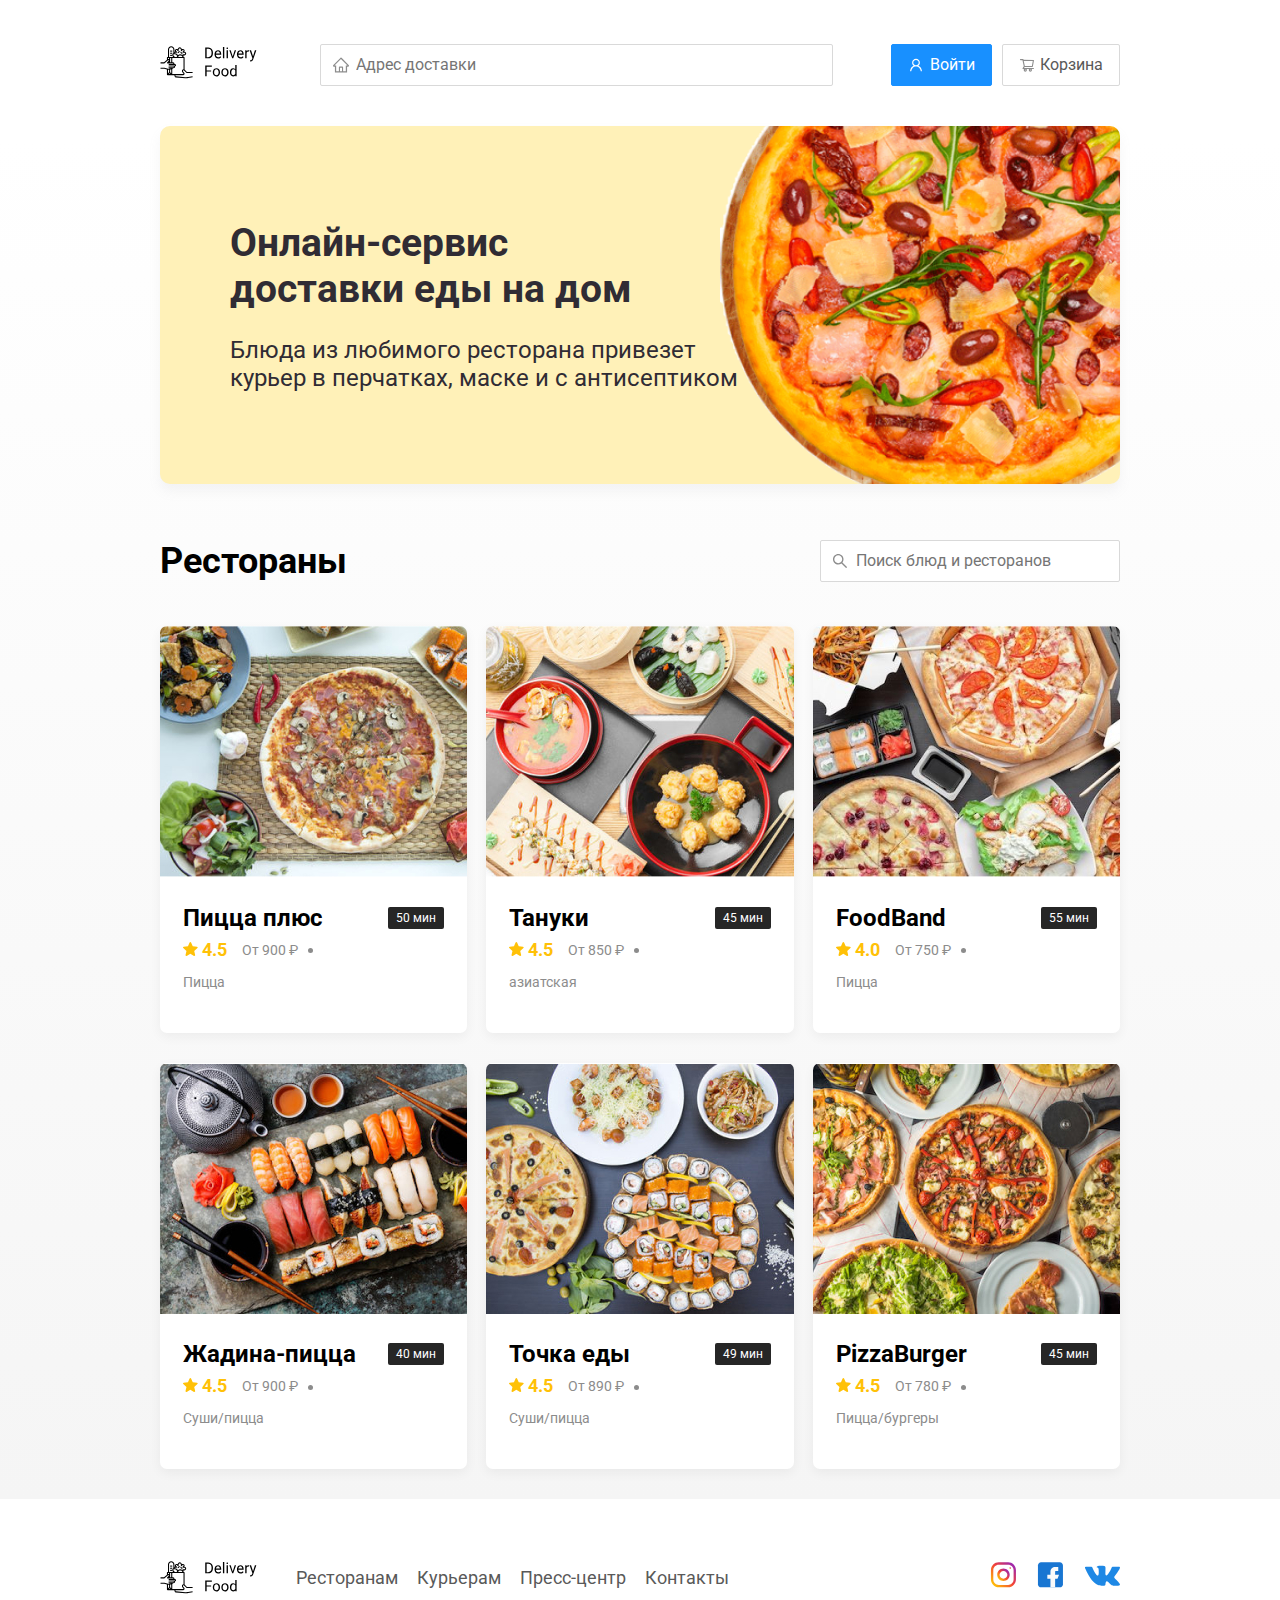
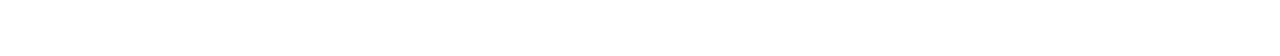
<file: index.html>
<!DOCTYPE html>
<html lang="ru">
  <head>
    <meta charset="UTF-8" />
    <meta name="viewport" content="width=device-width, initial-scale=1.0" />
    <title>Delivery Food - доставка еды на дом</title>
    <link
      href="https://fonts.googleapis.com/css2?family=Roboto:wght@400;700&display=swap"
      rel="stylesheet"
    />
    <link rel="stylesheet" href="css/normalize.css" />
    <link rel="stylesheet" href="css/style.css" />
  </head>
  <body>
    <div class="container">
      <!-- Шапка сайта -->
      <header class="header">
        <a href="/index.html" class="logo">
          <img src="image/logo.svg" alt="logo" />
        </a>

        <input
          type="text"
          class="input adress-input"
          placeholder="Адрес доставки"
        />
        <div class="buttons">
          <button class="button button-primary">
            <img src="image/user.svg" alt="user" class="button-icon" />
            <span class="button-text">Войти</span>
          </button>
          <button class="button">
            <img src="image/cart.svg" alt="shopping-cart" class="button-icon" />
            <span class="button-text">Корзина</span>
          </button>
        </div>
      </header>
    </div>
    <!-- .container -->
    <main class="main">
      <div class="container">
        <section class="offer">
          <h1 class="offer-title">
            Онлайн-сервис <br />
            доставки еды на дом
          </h1>
          <p class="offer-text">
            Блюда из любимого ресторана привезет курьер в перчатках, маске и с
            антисептиком
          </p>
        </section>

        <section class="restaurants">
          <div class="section-heading">
            <h2 class="section-title">Рестораны</h2>
            <input
              type="text"
              class="input search-input"
              placeholder="Поиск блюд и ресторанов"
            />
          </div>
          <div class="cards">
            <a href="/restaurant.html" class="card">
              <img src="image/image.jpg" alt="image" class="card-image" />
              <div class="card-text">
                <div class="card-heading">
                  <h3 class="card-title">Пицца плюс</h3>
                  <span class="card-tag tag"> 50 мин </span>
                </div>
                <!-- card-heading -->
                <div class="card-info">
                  <div class="rating">
                    <img
                      src="image/star.svg"
                      alt="rating"
                      class="rating-star"
                    />
                    4.5
                  </div>
                  <div class="price">От 900 ₽</div>
                  <div class="category">Пицца</div>
                </div>
                <!-- card-info -->
              </div>
            </a>
            <!-- .card| -->
            <a href="/restaurant.html" class="card">
              <img src="image/tanuki.jpg" alt="image" class="card-image" />
              <div class="card-text">
                <div class="card-heading">
                  <h3 class="card-title">Тануки</h3>
                  <span class="card-tag tag"> 45 мин </span>
                </div>
                <!-- card-heading -->
                <div class="card-info">
                  <div class="rating">
                    <img
                      src="image/star.svg"
                      alt="rating"
                      class="rating-star"
                    />
                    4.5
                  </div>
                  <div class="price">От 850 ₽</div>
                  <div class="category">азиатская</div>
                </div>
                <!-- card-info -->
              </div>
            </a>
            <!-- .card| -->

            <a href="/restaurant.html" class="card">
              <img src="image/foodband.jpg" alt="image" class="card-image" />
              <div class="card-text">
                <div class="card-heading">
                  <h3 class="card-title">FoodBand</h3>
                  <span class="card-tag tag"> 55 мин </span>
                </div>
                <!-- card-heading -->
                <div class="card-info">
                  <div class="rating">
                    <img
                      src="image/star.svg"
                      alt="rating"
                      class="rating-star"
                    />
                    4.0
                  </div>
                  <div class="price">От 750 ₽</div>
                  <div class="category">Пицца</div>
                </div>
                <!-- card-info -->
              </div>
            </a>
            <!-- .card| -->

            <a href="/restaurant.html" class="card">
              <img src="image/pizza4.jpg" alt="image" class="card-image" />
              <div class="card-text">
                <div class="card-heading">
                  <h3 class="card-title">Жадина-пицца</h3>
                  <span class="card-tag tag"> 40 мин </span>
                </div>
                <!-- card-heading -->
                <div class="card-info">
                  <div class="rating">
                    <img
                      src="image/star.svg"
                      alt="rating"
                      class="rating-star"
                    />
                    4.5
                  </div>
                  <div class="price">От 900 ₽</div>
                  <div class="category">Суши/пицца</div>
                </div>
                <!-- card-info -->
              </div>
            </a>
            <!-- .card| -->

            <a href="/restaurant.html" class="card">
              <img src="image/tochka.jpg" alt="image" class="card-image" />
              <div class="card-text">
                <div class="card-heading">
                  <h3 class="card-title">Точка еды</h3>
                  <span class="card-tag tag"> 49 мин </span>
                </div>
                <!-- card-heading -->
                <div class="card-info">
                  <div class="rating">
                    <img
                      src="image/star.svg"
                      alt="rating"
                      class="rating-star"
                    />
                    4.5
                  </div>
                  <div class="price">От 890 ₽</div>
                  <div class="category">Суши/пицца</div>
                </div>
                <!-- card-info -->
              </div>
            </a>
            <!-- .card| -->

            <a href="/restaurant.html" class="card">
              <img src="image/pizzaburger.jpg" alt="image" class="card-image" />
              <div class="card-text">
                <div class="card-heading">
                  <h3 class="card-title">PizzaBurger</h3>
                  <span class="card-tag tag"> 45 мин </span>
                </div>
                <!-- card-heading -->
                <div class="card-info">
                  <div class="rating">
                    <img
                      src="image/star.svg"
                      alt="rating"
                      class="rating-star"
                    />
                    4.5
                  </div>
                  <div class="price">От 780 ₽</div>
                  <div class="category">Пицца/бургеры</div>
                </div>
                <!-- card-info -->
              </div>
            </a>
            <!-- .card| -->
          </div>
          <!-- .cards -->
        </section>
        <!-- .container -->
      </div>
    </main>
    <footer class="footer">
      <div class="container">
        <div class="footer-block">
          <img src="image/logo.svg" alt="logo" class="logo footer-logo" />
          <nav class="footer-nav">
            <a href="#" class="footer-link">Ресторанам</a>
            <a href="#" class="footer-link">Курьерам</a>
            <a href="#" class="footer-link">Пресс-центр</a>
            <a href="#" class="footer-link">Контакты</a>
          </nav>
          <div class="social-links">
            <a href="#" class="social-link"
              ><img src="image/insta.svg" alt="instagram"
            /></a>
            <a href="#" class="social-link"
              ><img src="image/facebook.svg" alt="facebook"
            /></a>
            <a href="#" class="social-link"
              ><img src="image/vk.svg" alt="vk"
            /></a>
          </div>
        </div>
        <!-- .footer-block -->
      </div>
    </footer>

    
  </body>
</html>
</file>
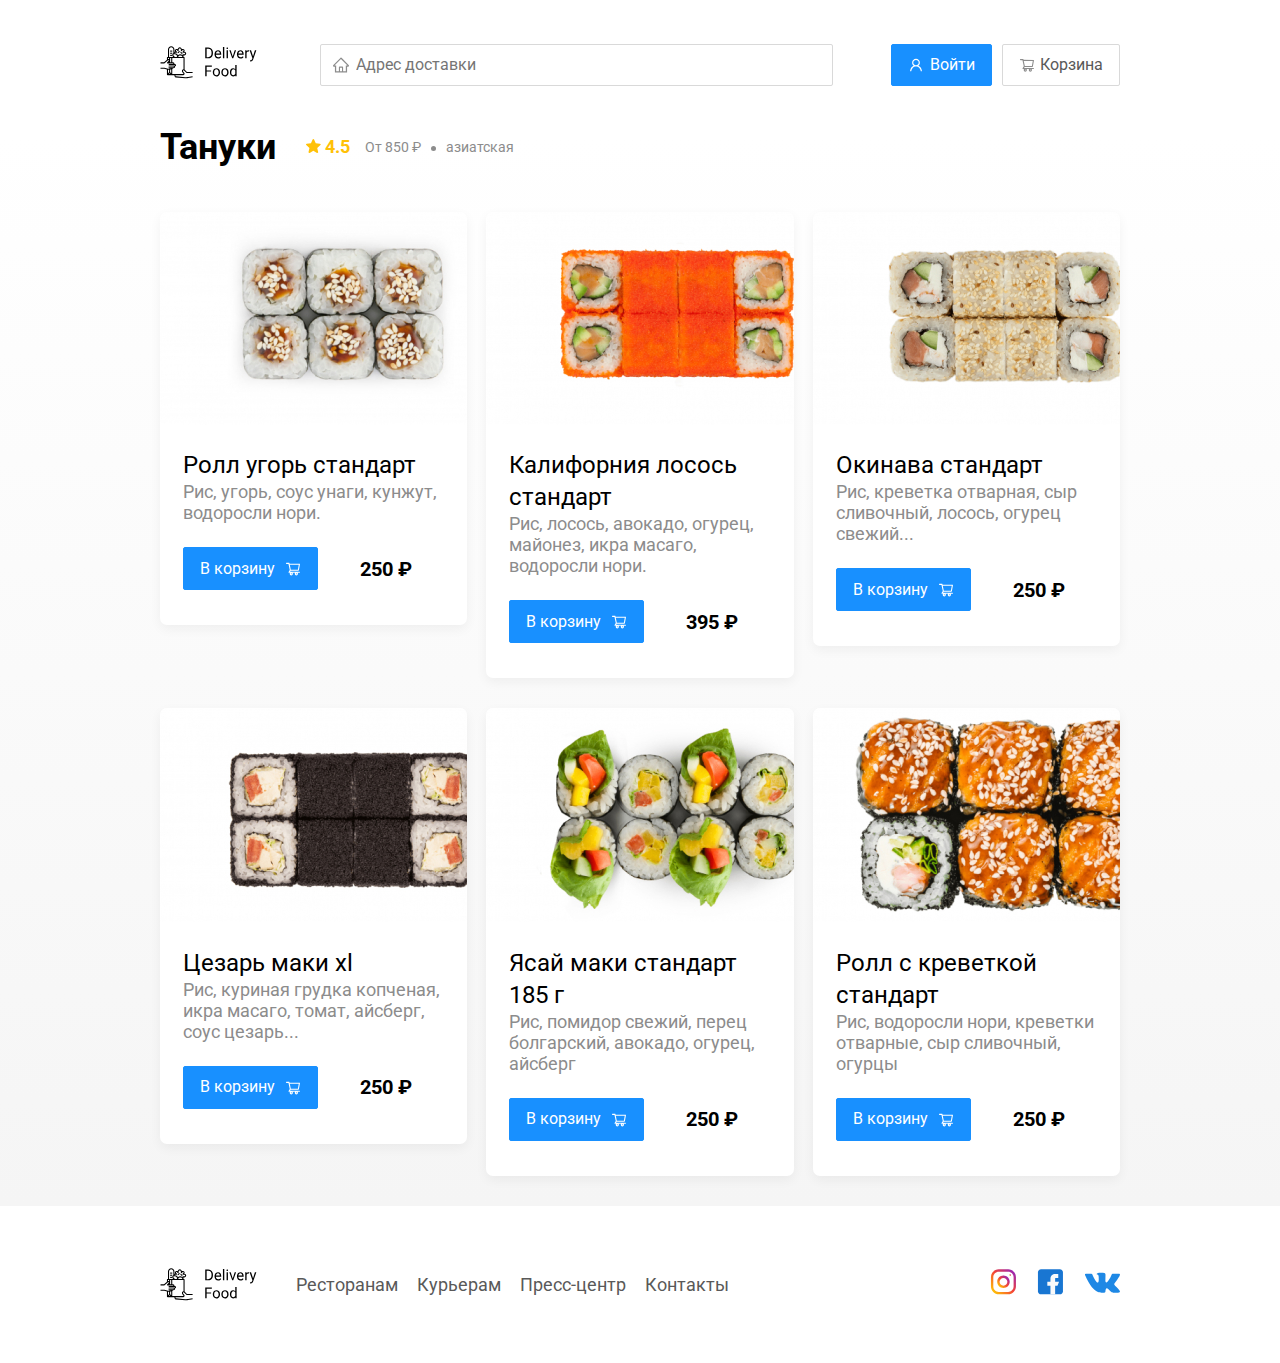
<file: restaurant.html>
<!DOCTYPE html>
<html lang="ru">
  <head>
    <meta charset="UTF-8" />
    <meta name="viewport" content="width=device-width, initial-scale=1.0" />
    <title>Тануки - доставка еды на дом</title>
    <link
      href="https://fonts.googleapis.com/css2?family=Roboto:wght@400;700&display=swap"
      rel="stylesheet"
    />
    <link rel="stylesheet" href="css/normalize.css" />
    <link rel="stylesheet" href="css/style.css" />
  </head>
  <body>
    <div class="container">
      <!-- Шапка сайта -->
      <header class="header">
        <a href="/index.html" class="logo">
          <img src="image/logo.svg" alt="logo" />
        </a>
        <input
          type="text"
          class="input adress-input"
          placeholder="Адрес доставки"
        />
        <div class="buttons">
          <button class="button button-primary">
            <img src="image/user.svg" alt="user" class="button-icon" />
            <span class="button-text">Войти</span>
          </button>
          <button class="button" id="cart-button"> 
            <img src="image/cart.svg" alt="shopping-cart" class="button-icon" />
            <span class="button-text">Корзина</span>
          </button>
        </div>
      </header>
    </div>
    <!-- .container -->
    <main class="main">
      <div class="container">
        <section class="restaurants">
          <div class="section-heading">
            <h2 class="section-title">Тануки</h2>
            <div class="card-info">
              <div class="rating">
                <img src="image/star.svg" alt="rating" class="rating-star" />
                4.5
              </div>
              <div class="price">От 850 ₽</div>
              <div class="category">азиатская</div>
            </div>
            <!-- card-info -->
          </div>
          <div class="cards">
            <div class="card wow animate__backInDown">
              <img
                src="image/Ролл угорь стандарт.jpeg"
                alt="image"
                class="card-image"
              />
              <div class="card-text">
                <div class="card-heading">
                  <h3 class="card-title card-title-reg">Ролл угорь стандарт</h3>
                </div>
                <!-- card-heading -->
                <div class="card-info">
                  <div class="ingredients">
                    Рис, угорь, соус унаги, кунжут, водоросли нори.
                  </div>
                </div>
                <!-- card-info -->
                <div class="card-buttons">
                  <button class="button button-primary">
                    <span class="button-card-text">В корзину</span>
                    <img
                      src="image/icon container.svg"
                      alt="shopping-cart"
                      class="button-card-image"
                    />
                  </button>
                  <strong class="card-price-bold">250 ₽</strong>
                </div>
              </div>
            </div>
            <!-- .card| -->
            <div class="card">
              <img
                src="image/cali-standard.jpg"
                alt="image"
                class="card-image"
              />
              <div class="card-text">
                <div class="card-heading">
                  <h3 class="card-title card-title-reg">
                    Калифорния лосось стандарт
                  </h3>
                </div>
                <!-- card-heading -->
                <div class="card-info">
                  <div class="ingredients">
                    Рис, лосось, авокадо, огурец, майонез, икра масаго,
                    водоросли нори.
                  </div>
                </div>
                <!-- card-info -->
                <div class="card-buttons">
                  <button class="button button-primary">
                    <span class="button-card-text">В корзину</span>
                    <img
                      src="image/icon container.svg"
                      alt="shopping-cart"
                      class="button-card-image"
                    />
                  </button>
                  <strong class="card-price-bold">395 ₽</strong>
                </div>
              </div>
            </div>
            <!-- .card| -->

            <div class="card">
              <img src="image/okinava.jpeg" alt="image" class="card-image" />
              <div class="card-text">
                <div class="card-heading">
                  <h3 class="card-title card-title-reg">Окинава стандарт</h3>
                </div>
                <!-- card-heading -->
                <div class="card-info">
                  <div class="ingredients">
                    Рис, креветка отварная, сыр сливочный, лосось, огурец
                    свежий...
                  </div>
                </div>
                <!-- card-info -->
                <div class="card-buttons">
                  <button class="button button-primary">
                    <span class="button-card-text">В корзину</span>
                    <img
                      src="image/icon container.svg"
                      alt="shopping-cart"
                      class="button-card-image"
                    />
                  </button>
                  <strong class="card-price-bold">250 ₽</strong>
                </div>
              </div>
            </div>
            <!-- .card| -->

            <div class="card">
              <img src="image/cezar.jpg" alt="image" class="card-image" />
              <div class="card-text">
                <div class="card-heading">
                  <h3 class="card-title card-title-reg">Цезарь маки хl</h3>
                </div>
                <!-- card-heading -->
                <div class="card-info">
                  <div class="ingredients">
                    Рис, куриная грудка копченая, икра масаго, томат, айсберг,
                    соус цезарь...
                  </div>
                </div>
                <!-- card-info -->
                <div class="card-buttons">
                  <button class="button button-primary">
                    <span class="button-card-text">В корзину</span>
                    <img
                      src="image/icon container.svg"
                      alt="shopping-cart"
                      class="button-card-image"
                    />
                  </button>
                  <strong class="card-price-bold">250 ₽</strong>
                </div>
              </div>
            </div>
            <!-- .card| -->

            <div class="card">
              <img src="image/maki.jpg" alt="image" class="card-image" />
              <div class="card-text">
                <div class="card-heading">
                  <h3 class="card-title card-title-reg">
                    Ясай маки стандарт 185 г
                  </h3>
                </div>
                <!-- card-heading -->
                <div class="card-info">
                  <div class="ingredients">
                    Рис, помидор свежий, перец болгарский, авокадо, огурец,
                    айсберг
                  </div>
                </div>
                <!-- card-info -->
                <div class="card-buttons">
                  <button class="button button-primary">
                    <span class="button-card-text">В корзину</span>
                    <img
                      src="image/icon container.svg"
                      alt="shopping-cart"
                      class="button-card-image"
                    />
                  </button>
                  <strong class="card-price-bold">250 ₽</strong>
                </div>
              </div>
            </div>
            <!-- .card| -->

            <div class="card">
              <img src="image/shrimp.jpg" alt="image" class="card-image" />
              <div class="card-text">
                <div class="card-heading">
                  <h3 class="card-title card-title-reg">
                    Ролл с креветкой стандарт
                  </h3>
                </div>
                <!-- card-heading -->
                <div class="card-info">
                  <div class="ingredients">
                    Рис, водоросли нори, креветки отварные, сыр сливочный,
                    огурцы
                  </div>
                </div>
                <!-- card-info -->
                <div class="card-buttons">
                  <button class="button button-primary">
                    <span class="button-card-text">В корзину</span>
                    <img
                      src="image/icon container.svg"
                      alt="shopping-cart"
                      class="button-card-image"
                    />
                  </button>
                  <strong class="card-price-bold">250 ₽</strong>
                </div>
              </div>
            </div>
            <!-- .card| -->
          </div>
          <!-- .cards -->
        </section>
        <!-- .container -->
      </div>
    </main>
    <footer class="footer">
      <div class="container">
        <div class="footer-block">
          <img src="image/logo.svg" alt="logo" class="logo footer-logo" />
          <nav class="footer-nav">
            <a href="#" class="footer-link">Ресторанам</a>
            <a href="#" class="footer-link">Курьерам</a>
            <a href="#" class="footer-link">Пресс-центр</a>
            <a href="#" class="footer-link">Контакты</a>
          </nav>
          <div class="social-links">
            <a href="#" class="social-link"
              ><img src="image/insta.svg" alt="instagram"
            /></a>
            <a href="#" class="social-link"
              ><img src="image/facebook.svg" alt="facebook"
            /></a>
            <a href="#" class="social-link"
              ><img src="image/vk.svg" alt="vk"
            /></a>
          </div>
        </div>
        <!-- .footer-block -->
        </div>
    </footer>

    <div class="modal">
      <div class="modal-dialog">
        <div class="modal-header">
          <h3 class="modal-title">Корзина</h3>
          <button class="close">
            &times;
          </button>
        </div>
        <!-- modal-header -->
        <div class="modal-body">
          <div class="food-row">
            <span class="food-name">Ролл угорь стандарт</span>
            <strong class="food-price">250 ₽</strong>
            <div class="food-counter">
              <button class="counter-button">-</button>
              <span class="counter">1</span>
              <button class="counter-button">+</button>
            </div>
          </div>
          <!-- food-row -->
          <div class="food-row">
            <span class="food-name">Ролл угорь стандарт</span>
            <strong class="food-price">250 ₽</strong>
            <div class="food-counter">
              <button class="counter-button">-</button>
              <span class="counter">1</span>
              <button class="counter-button">+</button>
            </div>
          </div>
          <!-- food-row -->
          <div class="food-row">
            <span class="food-name">Ролл угорь стандарт</span>
            <strong class="food-price">250 ₽</strong>
            <div class="food-counter">
              <button class="counter-button">-</button>
              <span class="counter">1</span>
              <button class="counter-button">+</button>
            </div>
          </div>
          <!-- food-row -->
          <div class="food-row">
            <span class="food-name">Ролл угорь стандарт</span>
            <strong class="food-price">250 ₽</strong>
            <div class="food-counter">
              <button class="counter-button">-</button>
              <span class="counter">1</span>
              <button class="counter-button">+</button>
            </div>
          </div>
          <!-- food-row -->
          <div class="food-row">
            <span class="food-name">Ролл угорь стандарт</span>
            <strong class="food-price">250 ₽</strong>
            <div class="food-counter">
              <button class="counter-button">-</button>
              <span class="counter">1</span>
              <button class="counter-button">+</button>
            </div>
          </div>
          <!-- food-row -->
        </div>
        <!-- modal-body -->
        <div class="modal-footer">
          <span class="modal-price-tag">
            1250 ₽
          </span>
          <div class="footer-buttons">
            <button class="button button-primary">Оформить заказ</button>
            <button class="button">Отмена</button>
          </div>
        </div>
        <!-- modal-footer -->
      </div>
      <!-- modal-dialog -->
    </div>
    <script src="js/wow.min.js"></script>
    <script src="/js/main.js"></script>
  </body>
</html>
</file>
<file: css/style.css>
* {
  box-sizing: border-box;
}

body {
  font-family: "Roboto", sans-serif;
  padding-top: 44px;
}

.container {
  max-width: 1200px;
  margin: auto;
}

.header {
  display: flex;
  align-items: center;
  justify-content: space-between;
  margin-bottom: 40px;
}
.input {
  border: 1px solid #d9d9d9;
  border-radius: 2px;
  background: #fff;
  font-size: 16px;
  line-height: 24px;
  padding: 8px;
  padding-left: 35px;
  background-repeat: no-repeat;
  background-position: left 11px center;
}

.adress-input {
  flex: 0.8;
  background-image: url(../image/home.svg);
}

.buttons {
  display: flex;
  align-items: center;
}

.button {
  display: flex;
  align-items: center;
  padding: 8px 16px;
  background: #fff;
  box-shadow: 0px 0px 2px rgba(0, 0, 0, 0.0015);
  border-radius: 2px;
  border: 1px solid #d9d9d9;
  color: #595959;
  font-size: 16px;
  line-height: 24px;
}

.button-primary {
  background: #1890ff;
  color: #fff;
  border: 1px solid #1890ff;
  margin-right: 10px;
}

.button-icon {
  margin-right: 6px;
}

.button-card-text {
  margin-right: 10px;
}

.main {
  background: linear-gradient(
    180deg,
    rgba(245, 245, 245, 0) 1.04%,
    #f5f5f5 100%
  );
}

.offer {
  box-shadow: 0px 7px 12px rgba(158, 158, 163, 0.1);
  background: #fff1b8 url(../image/offer-image.png) no-repeat top -55px right -150px/
    650px;
  border-radius: 10px;
  padding: 68px 70px;
  margin-bottom: 56px;
}

.offer-title {
  font-weight: bold;
  font-size: 39px;
  color: #302c34;
  line-height: 46px;
  margin-bottom: 15px;
}

.section-heading {
  display: flex;
  align-items: center;

  margin-bottom: 44px;
}

.section-title {
  font-weight: bold;
  font-size: 36px;
  line-height: 42px;
  color: #000000;
  margin: 0;
  margin-right: 30px;
}

.offer-text {
  max-width: 538px;
  font-size: 24px;
  line-height: 28px;
  color: #302c34;
}
.search-input {
  background-image: url(../image/search-icon.svg);
  width: 300px;
  margin-left: auto;
}

.cards {
  display: flex;
  flex-wrap: wrap;
  align-items: flex-start;
  justify-content: space-between;
}

.card {
  background: #ffffff;
  box-shadow: 0px 4px 12px rgba(0, 0, 0, 0.05);
  border-radius: 7px;
  overflow: hidden;
  margin-bottom: 30px;
  flex-basis: 32%;
  text-decoration: none;
}

.card-image {
  width: 384px;
  height: auto;
  object-fit: cover;
}

.card-text {
  padding: 20px 23px 35px 23px;
}

.card-heading {
  display: flex;
  justify-content: space-between;
  align-items: center;
}

.card-title {
  margin: 0;
  font-weight: bold;
  font-size: 24px;
  line-height: 32px;
  color: #000000;
}

.card-title-reg {
  font-weight: normal;
  font-size: 24px;
  line-height: 32px;
}

.card-tag {
  font-size: 12px;
  line-height: 20px;
  color: #fff;
  background: #262626;
  border-radius: 2px;
  padding: 1px 8px;
}

.card-info {
  display: flex;
  align-items: center;
  flex-wrap: wrap;
}

.card-buttons {
  display: flex;
  align-items: center;
  margin-top: 24px;
}

.card-price-bold {
  font-size: 20px;
  line-height: 32px;
  margin-left: 32px;
}

.rating {
  margin-right: 26px;
  color: #ffc107;
  font-weight: bold;
  font-size: 18px;
  line-height: 32px;
}

.price,
.category {
  font-size: 18px;
  line-height: 32px;
  color: #8c8c8c;
}

.price {
  margin-right: 10px;
}

.ingredients {
  font-size: 18px;
  line-height: 21px;
  color: #8c8c8c;
}

.category {
  text-overflow: ellipsis;
  overflow: hidden;
  white-space: nowrap;
  min-width: 150px;
}

.price::after {
  content: "";
  width: 5px;
  height: 5px;
  background-color: #8c8c8c;
  display: inline-block;
  vertical-align: middle;
  border-radius: 50%;
  margin-left: 10px;
}

.footer {
  padding: 60px 0;
}

.footer-block {
  display: flex;
  align-items: center;
  justify-content: space-between;
}

.footer-nav {
  margin-left: 35px;
  margin-right: auto;
}

.footer-link {
  display: inline-block;
  text-decoration: none;
  color: #595959;
  font-size: 18px;
  line-height: 21px;
}

.footer-link:not(:last-child) {
  margin-right: 15px;
}

.social-links {
  display: flex;
  align-items: center;
}

.social-link:not(:last-child) {
  margin-right: 21px;
}

/* media-queries */

@media (max-width: 1366px) {
  .container {
    max-width: 960px;
  }
  .offer {
    background-position: top -100px right -100px;
    background-size: 500px;
  }
  .rating {
    margin-right: 15px;
  }

  .category,
  .price {
    font-size: 14px;
  }
}

.modal {
  position: fixed;
  left: 0;
  top: 0;
  width: 100%;
  height: 100%;
  background: rgba(0, 0, 0, 0.4);
  display: flex;
  display: none;
}

.is-open {
  display: flex;
}

.modal-dialog {
  max-width: 780px;
  width: 95%;
  margin: auto;
  background: #fff;
  border-radius: 5px;
  padding: 40px 45px;
}

.modal-header {
  display: flex;
  align-items: center;
  justify-content: space-between;
  margin-bottom: 45px;
}

.modal-title {
  margin: 0;
  font-size: 36px;
  line-height: 42px;
}

.close {
  font-size: 36px;
  border: none;
  background-color: transparent;
}

.food-row {
  display: flex;
  align-items: flex-start;
  justify-content: space-between;
  padding-bottom: 8px;
  border-bottom: 1px solid #d9d9d9;
  margin-bottom: 15px;
}

.food-name {
  font-size: 18px;
  line-height: 32px;
}

.food-price {
  font-size: 20px;
  line-height: 32px;
  margin-left: auto;
  margin-right: 47px;
}

.food-counter {
  display: flex;
  align-items: center;
}

.counter {
  font-size: 16px;
  line-height: 24px;
  margin-left: 10px;
  margin-right: 10px;
}

.counter-button {
  background: #ffffff;
  border: 1px solid #40a9ff;
  box-sizing: border-box;
  border-radius: 2px;
  color: #40a9ff;
  font-size: 14px;
  line-height: 22px;
  width: 39px;
  height: 32px;
}

.modal-body {
  margin-bottom: 52px;
}

.modal-footer {
  display: flex;
  align-items: center;
  justify-content: space-between;
}

.modal-price-tag {
  background: #262626;
  border-radius: 5px;
  color: white;
  padding: 15px 20px;
  font-weight: bold;
  font-size: 20px;
  line-height: 23px;
}

.footer-buttons {
  display: flex;
  align-items: center;
}

@media (max-width: 992px) {
  .container {
    max-width: 750px;
  }

  .offer {
    padding: 50px;
    background-size: 400px;
    background-position: center right -150px;
  }

  .offer-text {
    font-size: 18px;
    max-width: 400px;
  }

  .card {
    flex-basis: 49%;
  }

  .footer-link {
    font-size: 16px;
  }
}

@media (max-width: 768px) {
  .container {
    max-width: 560px;
  }

  .button-primary {
    margin-left: 6px;
  }

  .offer {
    padding: 25px;
    background-size: 350px;
  }

  .offer-title {
    font-size: 30px;
    line-height: 1.2;
  }
  .offer-text {
    font-size: 16px;
    max-width: 350px;
    margin-top: 0;
  }

  .card-info {
    flex-wrap: wrap;
  }

  .card .rating {
    flex-basis: 100%;
  }

  .card-title {
    font-size: 18px;
  }
}

@media (max-width: 578px) {
  .container {
    max-width: 90%;
  }

  .header {
    flex-wrap: wrap;
  }

  .adress-input {
    margin-top: 15px;
    order: 5;
    flex: 1;
  }

  .offer {
    background-image: none;
  }
  .offer-title {
    margin-bottom: 10px;
  }

  .section-title {
    font-size: 22px;
  }

  .card {
    flex-basis: 100%;
  }
  .card-image {
    width: 100%;
    height: auto;
  }

  .footer-block {
    flex-wrap: wrap;
  }

  .footer-nav {
    order: 1;
    flex-basis: 50%;
    margin-left: auto;
    display: flex;
    flex-direction: column;
  }

  .footer-logo {
    order: 0;
    flex-basis: 30%;
  }

  .social-links {
    order: 2;
    margin: auto;
    margin-top: 10px;
  }

  .section-heading {
    flex-direction: column;
  }
}

@media (max-width: 480px) {
  .button-text {
    display: none;
  }

  .button {
    min-height: 40px;
  }

  .button-icon {
    margin: 0;
  }
}
</file>
